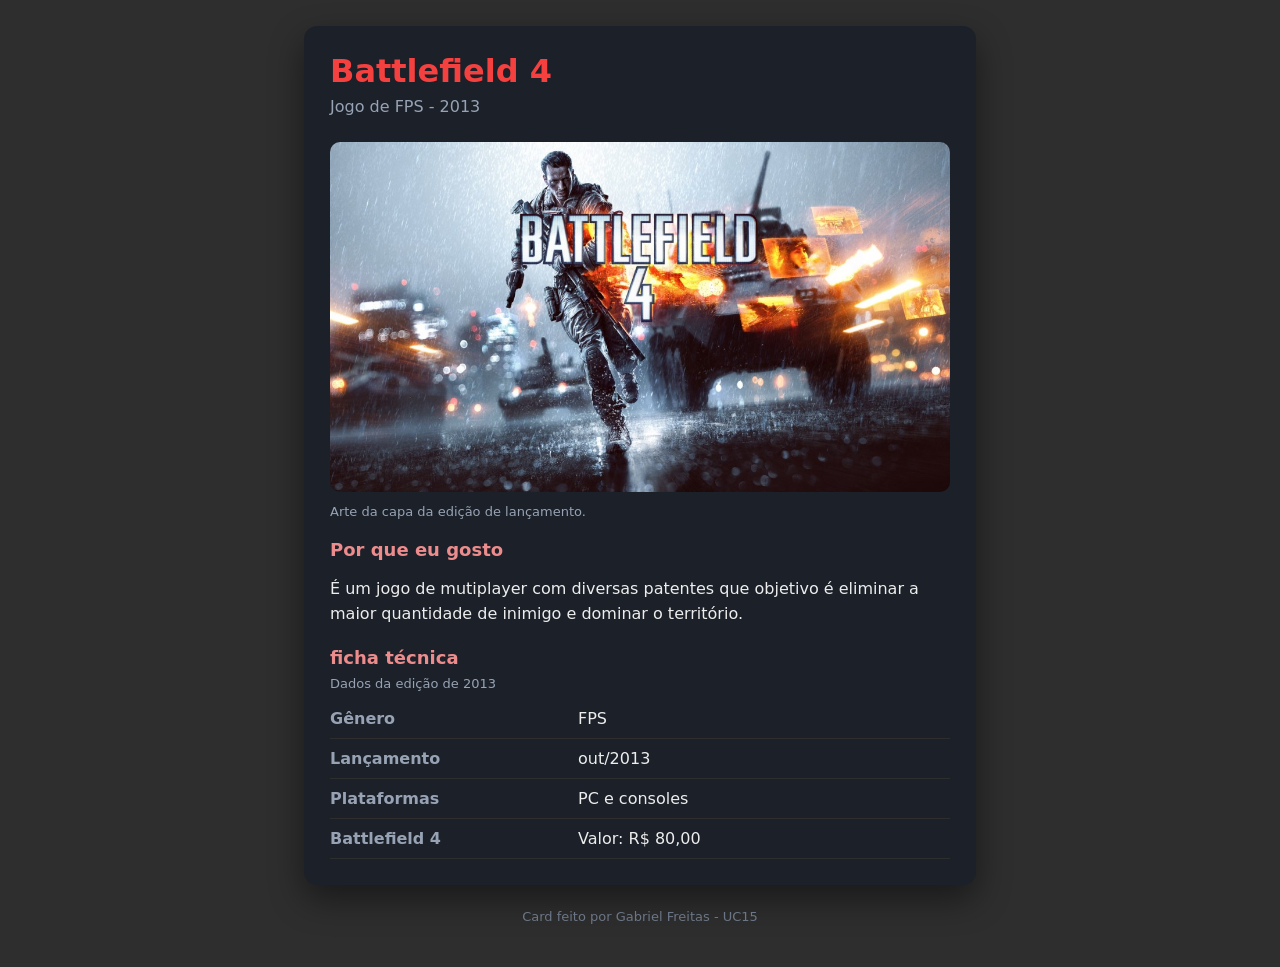
<file: index.html>
<!DOCTYPE html>
<html lang="pt-BR">
<head>
    <meta charset="UTF-8">
    <meta name="viewport" content="width=device-width, initial-scale=1.0">
    <meta name="description" content="Card sobre battlefield 4, meu jogo favorito.">
    <link rel="stylesheet" href="./css/estilo.css">
    <title>Battelfiel 4 - meu card favorito</title>
</head>
<body>

    <main>

        <header>
            <h1>Battlefield 4</h1>
            <p>Jogo de FPS - 2013 </p>
        </header>
        <figure>
            <img src="./img/capa.jpg" alt=" capa do Jogo battlefield 4 / ano: 2013" width="500" height="350">
            <figcaption>Arte da capa da edição de lançamento.</figcaption>
        </figure>

        <h2>Por que eu gosto</h2>
        <p>É um jogo de mutiplayer com diversas patentes que objetivo é eliminar a maior quantidade de inimigo e dominar o território.</p>

        <h2>ficha técnica</h2>
        <table>
            <caption>Dados da edição de 2013</caption>
            <tbody>
                <tr>
                    <th scope="row">Gênero</th>
                    <td>FPS</td>
                </tr>
                <tr>
                    <th scope="row">Lançamento</th>
                    <td>out/2013</td>
                </tr>
                <tr>
                    <th scope="row">Plataformas</th>
                    <td>PC e consoles</td>
                </tr>
                 <tr>
                    <th scope="row">Battlefield 4</th>
                    <td>Valor: R$ 80,00 </td>
                </tr>
                
            </tbody>
        </table>

    </main>

    <footer>
        <p>Card feito por Gabriel Freitas - UC15</p>
    </footer>
    
</body>
</html>
</file>
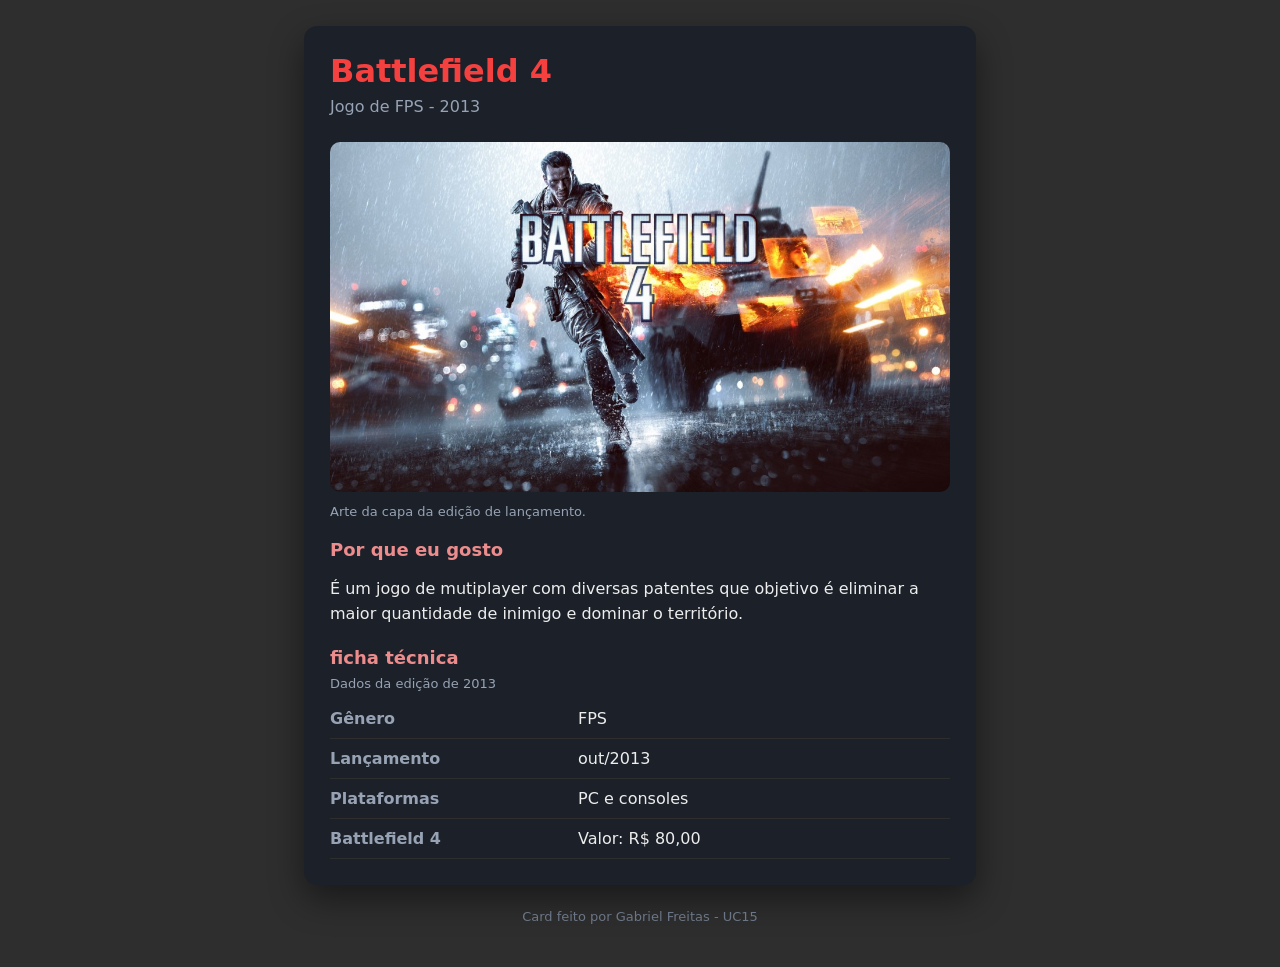
<file: gabriel_freitas/index.html>
<!DOCTYPE html>
<html lang="pt-BR">
<head>
    <meta charset="UTF-8">
    <meta name="viewport" content="width=device-width, initial-scale=1.0">
    <meta name="description" content="Card sobre battlefield 4, meu jogo favorito.">
    <link rel="stylesheet" href="../css/estilo.css">
    <title>Battelfiel 4 - meu card favorito</title>
</head>
<body>

    <main>

        <header>
            <h1>Battlefield 4</h1>
            <p>Jogo de FPS - 2013 </p>
        </header>
        <figure>
            <img src="../img/capa.jpg" alt=" capa do Jogo battlefield 4 / ano: 2013" width="500" height="350">
            <figcaption>Arte da capa da edição de lançamento.</figcaption>
        </figure>

        <h2>Por que eu gosto</h2>
        <p>É um jogo de mutiplayer com diversas patentes que objetivo é eliminar a maior quantidade de inimigo e dominar o território.</p>

        <h2>ficha técnica</h2>
        <table>
            <caption>Dados da edição de 2013</caption>
            <tbody>
                <tr>
                    <th scope="row">Gênero</th>
                    <td>FPS</td>
                </tr>
                <tr>
                    <th scope="row">Lançamento</th>
                    <td>out/2013</td>
                </tr>
                <tr>
                    <th scope="row">Plataformas</th>
                    <td>PC e consoles</td>
                </tr>
                 <tr>
                    <th scope="row">Battlefield 4</th>
                    <td>Valor: R$ 80,00 </td>
                </tr>
                
            </tbody>
        </table>

    </main>

    <footer>
        <p>Card feito por Gabriel Freitas - UC15</p>
    </footer>
    
</body>
</html>
</file>
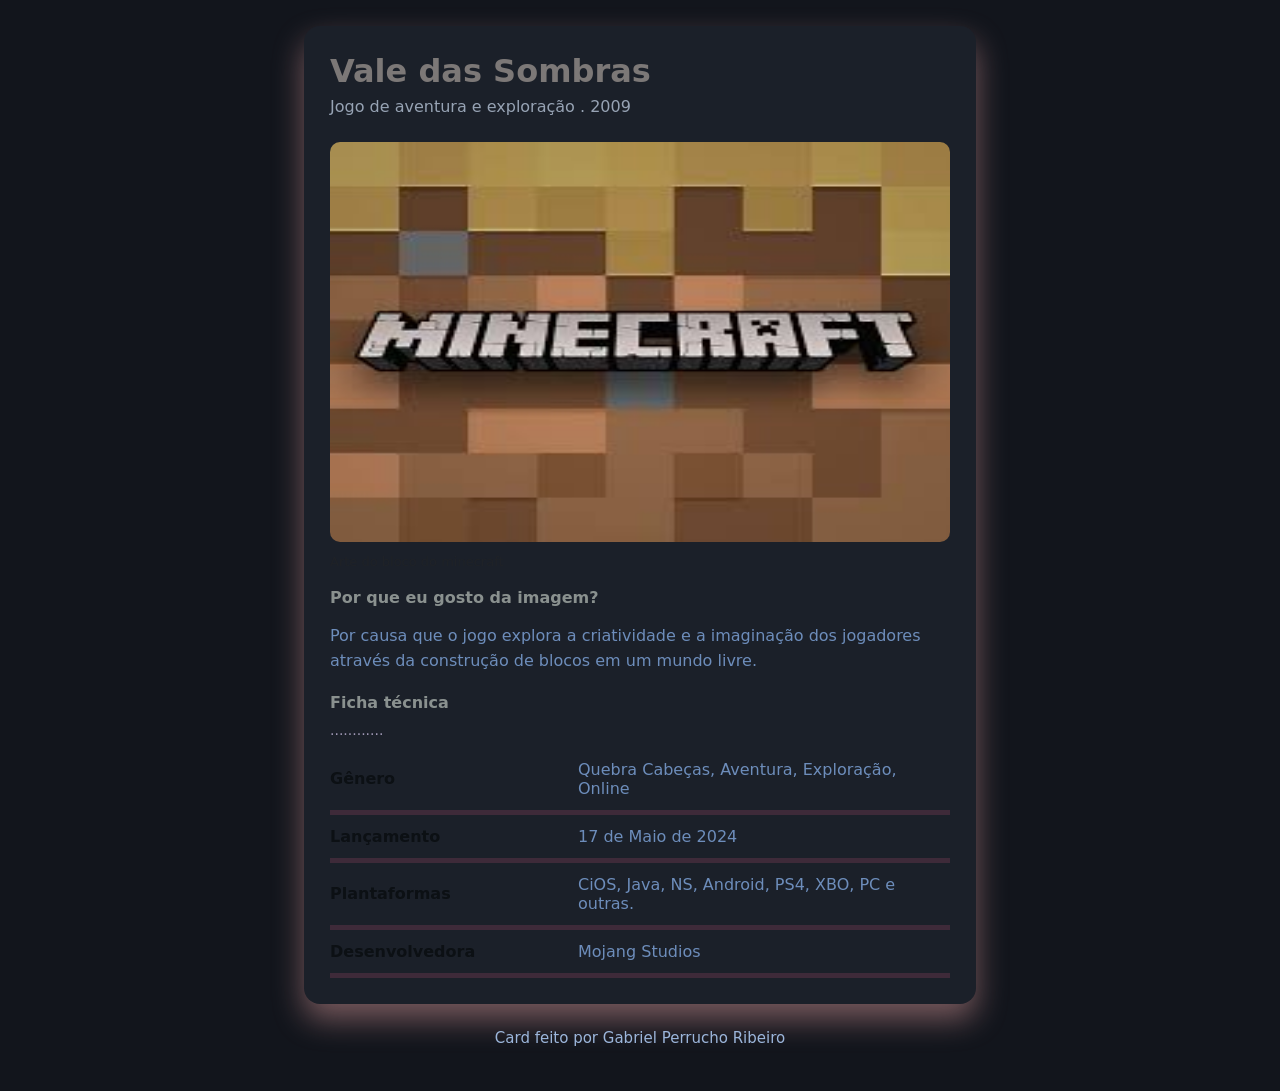
<file: gabriel_perrucho/indexg.html>
<!DOCTYPE html>
<html lang="en">
<head>
    <meta charset="UTF-8">
    <meta name="viewport" content="width=device-width, initial-scale=1.0">
    <title>Vale das Sombras - meu card favorito</title>
    <link rel="stylesheet" href="../css/estilogr.css">
</head>
<body>
    <main>
        <header>
            <h1>Vale das Sombras</h1>
            <p>Jogo de aventura e exploração . 2009</p>
        </header>

        <figure>
            <img src="../img/capa_minecraft.jpg"
            alt="Capa do jogo: figura de um bloco de minecraft"
            width="500" height="400">
            <figcaption> Arte do bloco do minecraft</figcaption>
        </figure>

        <h2>Por que eu gosto da imagem?</h2>
        <p>Por causa que o jogo explora a criatividade e a imaginação dos jogadores através da
        construção de blocos em um mundo livre.</p>

        <h2>Ficha técnica</h2>
        <table>
            <caption>............</caption>
            <tbody>
                <tr>
                    <th scope="row">Gênero</th>
                    <td>Quebra Cabeças, Aventura, Exploração, Online</td>
                </tr>
                <tr>
                   <th scope="row">Lançamento</th>
                   <td>17 de Maio de 2024</td>
                </tr>
                 <tr>
                   <th scope="row">Plantaformas</th>
                   <td>CiOS, Java, NS, Android, PS4, XBO, PC e outras.</td>
                <tr>
                    <th scope="row">Desenvolvedora</th>
                    <td>Mojang Studios</td>
                </tr>
    
                </tr>
            </tbody>
        </table>

    </main>

    <footer>
        <p>Card feito por Gabriel Perrucho Ribeiro</p>
    </footer>
    
</body>
</html>
</file>
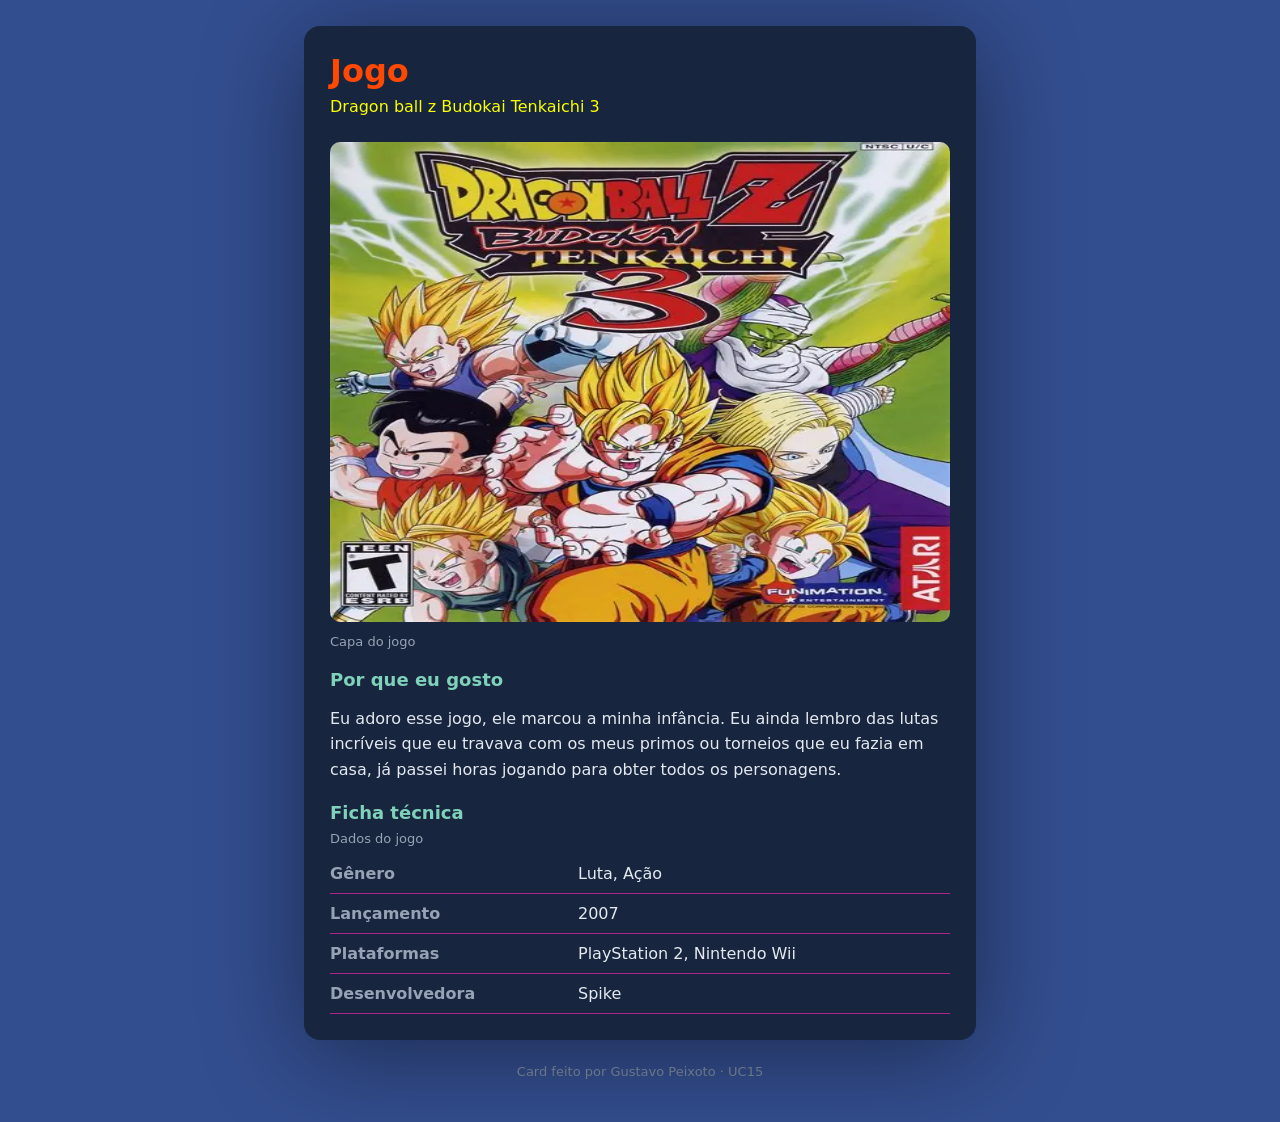
<file: gustavo.peixoto/indexgp.html>
<!DOCTYPE html>
<html lang="pt-BR">
<head>
<meta charset="UTF-8">
<meta name="viewport" content="width=device-width, initial-scale=1.0">
<meta name="Dragon Ball" content="Card sobre Dragon Ball Z Budokai Tenkaichi 3 o meu jogo favorito.">
<title>Vale das Sombras — meu card favorito</title>
<link rel="stylesheet" href="../css/estilogp.css">
</head>
<body>
<main>
<header>
<h1>Jogo</h1>
<p>Dragon ball z Budokai Tenkaichi 3</p>
</header>
<figure>
<img src="../img/DBZ_BT3.jpg"
alt="Capa do jogo: Goku e seus amigos junto com o nome da logo"
width="1200" height="480">
<figcaption>Capa do jogo</figcaption>
</figure>
<h2>Por que eu gosto</h2>
<p>Eu adoro esse jogo, ele marcou a minha infância. Eu ainda lembro das lutas incríveis que eu travava com os meus primos ou torneios que eu fazia em casa, já passei horas jogando para obter todos os personagens.</p>
<h2>Ficha técnica</h2>
<table>
<caption>Dados do jogo</caption>
<tbody>
<tr>
<th scope="row">Gênero</th>
<td>Luta, Ação</td>
</tr>
<tr>
<th scope="row">Lançamento</th>
<td>2007</td>
</tr>
<tr>
<th scope="row">Plataformas</th>
<td>PlayStation 2, Nintendo Wii</td>
</tr>
</tr>
<tr>
<th scope="row">Desenvolvedora</th>
<td>Spike</td>
</tr>
</tbody>
</table>
</main>
<footer>
<p>Card feito por Gustavo Peixoto · UC15</p>
</footer>
</body>
</html>
</file>
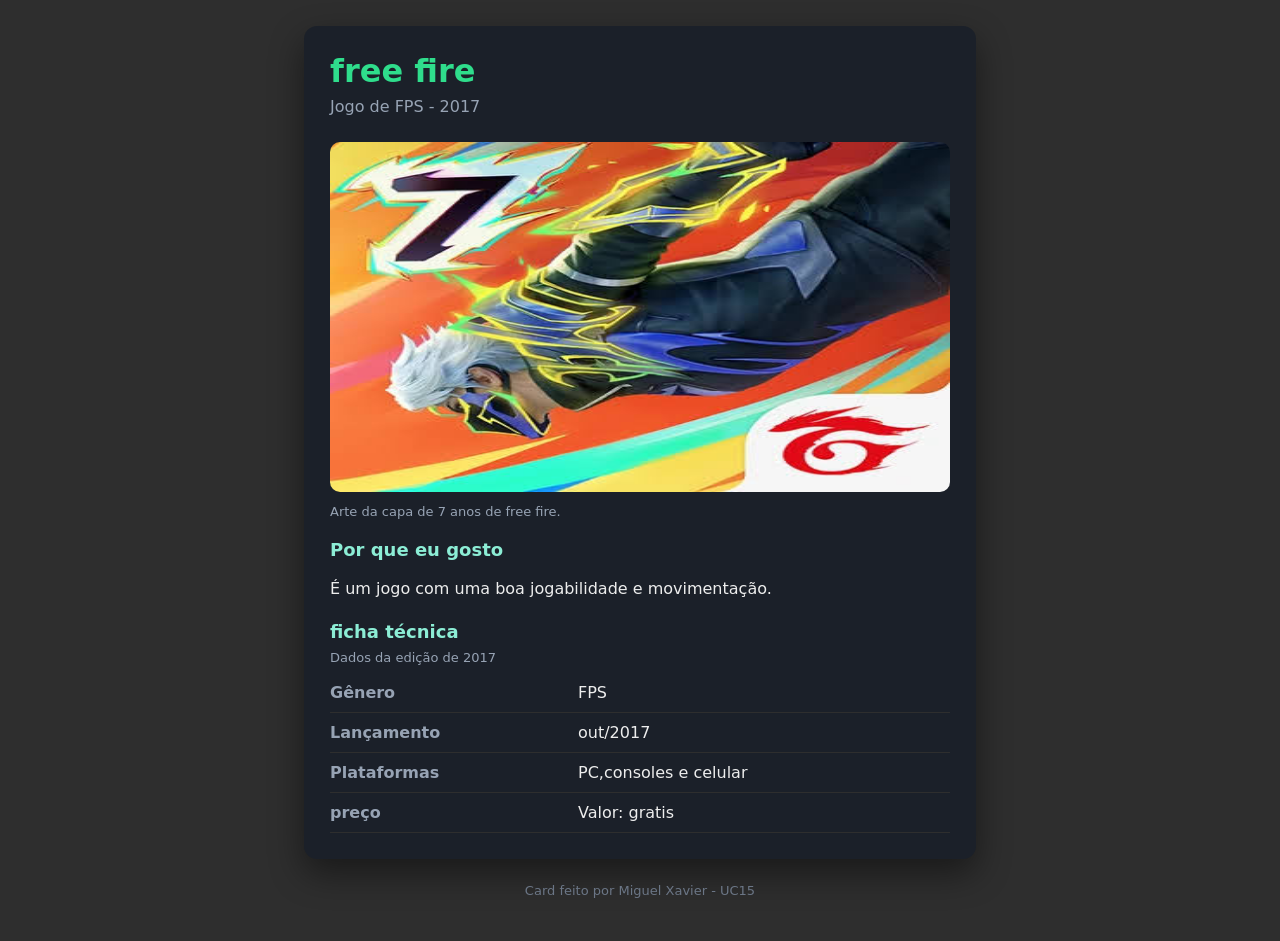
<file: miguel/indexm.html>
<!DOCTYPE html>
<html lang="pt-BR">
<head>
    <meta charset="UTF-8">
    <meta name="viewport" content="width=device-width, initial-scale=1.0">
    <meta name="description" content="Card sobre battlefield 4, meu jogo favorito.">
    <link rel="stylesheet" href="../css/estilom.css">
</head>
<body>
 
    <main>
 
        <header>
            <h1>free fire</h1>
            <p>Jogo de FPS - 2017 </p>
        </header>
        <figure>
            <img src="../img/capam.jpg" alt=" capa do Jogo free fire / ano: 2017" width="500" height="350">
            <figcaption>Arte da capa de 7 anos de free fire.</figcaption>
        </figure>
 
        <h2>Por que eu gosto</h2>
        <p>É um jogo com uma boa jogabilidade e movimentação.</p>
 
        <h2>ficha técnica</h2>
        <table>
            <caption>Dados da edição de 2017</caption>
            <tbody>
                <tr>
                    <th scope="row">Gênero</th>
                    <td>FPS</td>
                </tr>
                <tr>
                    <th scope="row">Lançamento</th>
                    <td>out/2017</td>
                </tr>
                <tr>
                    <th scope="row">Plataformas</th>
                    <td>PC,consoles e celular</td>
                </tr>
                 <tr>
                    <th scope="row">preço</th>
                    <td>Valor: gratis </td>
                </tr>
               
            </tbody>
        </table>
 
    </main>
 
    <footer>
        <p>Card feito por Miguel Xavier - UC15</p>
    </footer>
   
</body>
</html>
</file>
<file: css/estilo.css>
body {
    background: #2E2E2E;
    color: #EDEDED;
    font-family: system-ui, sans-serif;
    margin: 0;
    padding: 26px 16px;
}

h1 {
    color: #F54040;
    font-size: 32px;
    margin: 0 0 4px;
}

header p {
    color: #97A3B4;
    margin: 0 0 22px;
}

main {
    max-width: 620px;
    margin: 0 auto;
    background: #1b2029;
    padding: 26px;
}

h2 {
    color: #ED8C8C;
    font-size: 18px;
    margin: 20px 0 8px;
}

p {
    line-height: 1.6;
}

table {
    width: 100%;
    border-collapse: collapse;
}

caption {
    text-align: left;
    color: #97A3B4;
    font-size: 13px;
    padding-bottom: 8px;
}

th,
td {
    text-align: left;
    padding: 10px 0;
    border-bottom: 1px solid #2E2E2E;
}

th {
    color: #97A3B4;
    width: 40%;
}

figure {
    margin: 0;
}

img {
    width: 100%;
    border-radius: 10px;
}

figcaption {
    color: #97A3B4;
    font-size: 13px;
    padding-top: 8px;
}

main {
    border-radius: 13px;
    box-shadow: 0 14px 34px rgba(0, 0, 0, .45);
}

footer p {
    text-align: center;
    color: #6B7686;
    font-size: 13px;
    margin-top: 22px;
}
</file>
<file: css/estilogr.css>
body {
background: #12151C;
color: #6d8dbb;
font-family: system-ui, sans-serif;
margin: 0;
padding: 26px 16px;
}
h1 { color: #7c7877; font-size: 32px; margin: 0 0 4px; }
header p { color: #97A3B4; margin: 0 0 22px; }
main {
max-width: 620px;
margin: 0 auto;
background: #1B2029;
padding: 26px;
border-radius: 16px;
box-shadow: 0 15px 31px rgba(241, 170, 170, 0.45);
}
h2 { color: #8a918f; font-size: 16px; margin: 19px 0 10px; }
p { line-height: 1.6; }
table { width: 100%; border-collapse: collapse; }
caption {
text-align: left;
color: #9f97b4;
font-size: 14px;
padding-bottom: 10px;
}
th, td {
text-align: left;
padding: 12px 0;
border-bottom: 5px solid #3e2a39;
}
th { color: #0c1014; width: 40%; }
figure { margin: 0; }
img { width: 100%; border-radius: 10px; }
figcaption { color: #1f2227; font-size: 13px; padding-top: 8px; }
footer p {
text-align: center;
color: #9cb6db;
font-size: 15px;
margin-top: 22px;
}
</file>
<file: css/estilogp.css>
/* O seletor "body" pega a página inteira. */
body {
background: #334e8f; /* cor de fundo */
color: #E4E9F0; /* cor do texto */
}

body {
font-family: system-ui, sans-serif; /* tira a serifa */
margin: 0;
padding: 26px 16px;
}
h1 {
color: #ff4800;
font-size: 32px;
margin: 0 0 4px;
}
/* "header p" = o parágrafo que está DENTRO do header. Só ele. */
header p {
color: #fbff00;
margin: 0 0 22px;
}

main {
max-width: 620px; /* o card não passa de 620 pixels de largura */
margin: 0 auto; /* e fica centralizado na janela */
background: #17253f;
padding: 26px; /* espaço DENTRO da caixa */
}
h2 {
color: #7FD1B9;
font-size: 18px;
margin: 20px 0 8px;
}
p {
line-height: 1.6; /* espaço entre as linhas do texto */
}

table {
width: 100%;
border-collapse: collapse; /* junta as bordas das células em uma só */
}
caption {
text-align: left;
color: #97A3B4;
font-size: 13px;
padding-bottom: 8px;
}
/* th e td de uma vez: os dois recebem o mesmo tratamento */
th, td {
text-align: left;
padding: 10px 0;
border-bottom: 1px solid #a82688;
}
th {
color: #97A3B4;
width: 40%;
}
figure { margin: 0; }
img {
width: 100%; /* a imagem ocupa a largura do card */
border-radius: 10px;
}
figcaption {
color: #97A3B4;
font-size: 13px;
padding-top: 8px;
}

main {
border-radius: 16px; /* canto arredondado */
box-shadow: 0 14px 100px rgba(0,0,0,.45); /* sombra embaixo */
}
footer p {
text-align: center;
color: #6B7686;
font-size: 13px;
margin-top: 22px;
}
</file>
<file: css/estilom.css>
body {
    background: #2E2E2E;
    color: #EDEDED;
    font-family: system-ui, sans-serif;
    margin: 0;
    padding: 26px 16px;
}
 
h1 {
    color: #2fdd8c;
    font-size: 32px;
    margin: 0 0 4px;
}
 
header p {
    color: #97A3B4;
    margin: 0 0 22px;
}
 
main {
    max-width: 620px;
    margin: 0 auto;
    background: #1b2029;
    padding: 26px;
}
 
h2 {
    color: #8cedd5;
    font-size: 18px;
    margin: 20px 0 8px;
}
 
p {
    line-height: 1.6;
}
 
table {
    width: 100%;
    border-collapse: collapse;
}
 
caption {
    text-align: left;
    color: #97A3B4;
    font-size: 13px;
    padding-bottom: 8px;
}
 
th,
td {
    text-align: left;
    padding: 10px 0;
    border-bottom: 1px solid #2E2E2E;
}
 
th {
    color: #97A3B4;
    width: 40%;
}
 
figure {
    margin: 0;
}
 
img {
    width: 100%;
    border-radius: 10px;
}
 
figcaption {
    color: #97A3B4;
    font-size: 13px;
    padding-top: 8px;
}
 
main {
    border-radius: 13px;
    box-shadow: 0 14px 34px rgba(0, 0, 0, .45);
}
 
footer p {
    text-align: center;
    color: #6B7686;
    font-size: 13px;
    margin-top: 22px;
}
</file>
